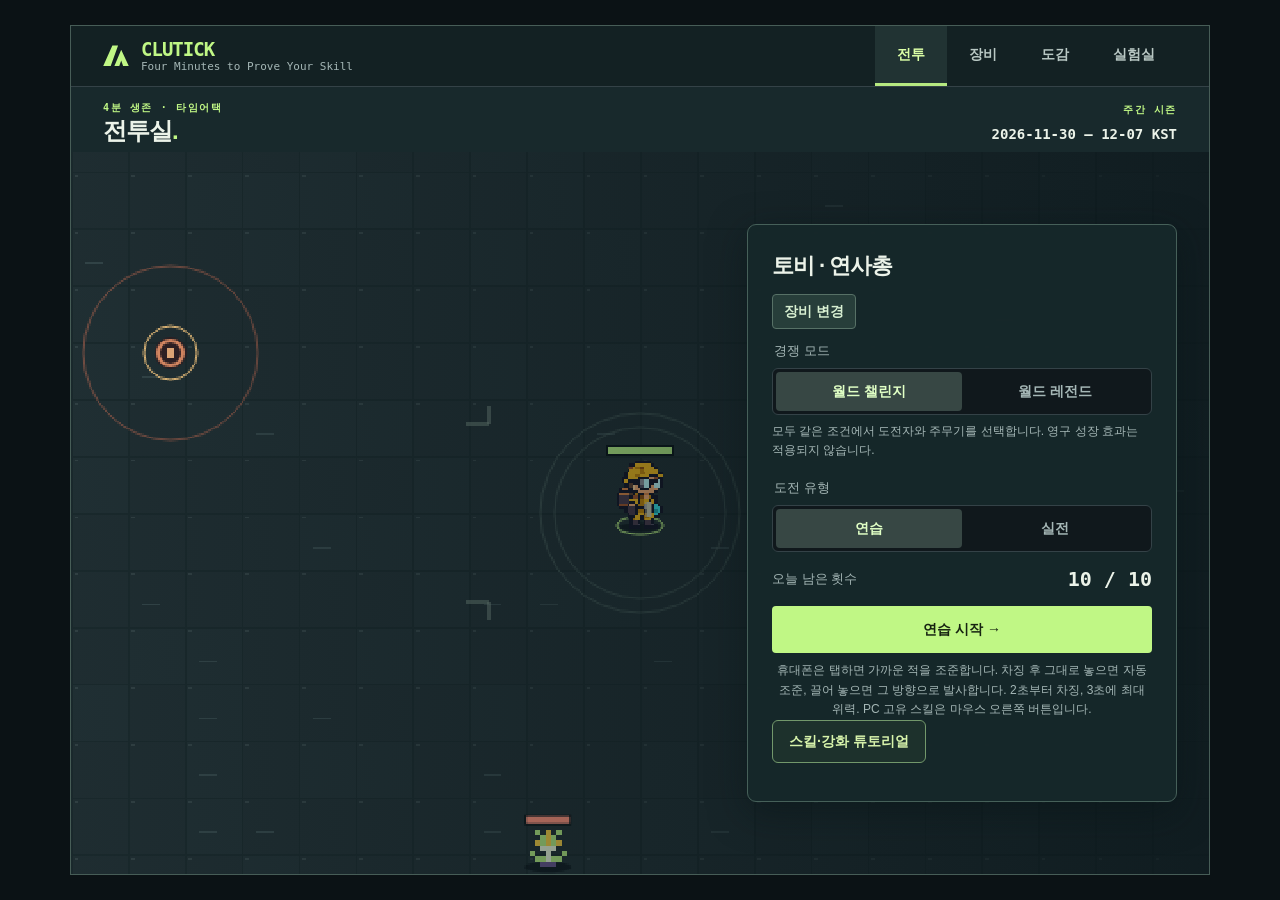
<file: review/index.html>
<!doctype html>
<html lang="ko">
<head>
  <meta charset="UTF-8"><meta name="viewport" content="width=device-width,initial-scale=1,viewport-fit=cover">
  <meta name="theme-color" content="#10161b"><title>CLUTICK · Four Minutes to Prove Your Skill</title>
  <script type="module" crossorigin src="./assets/index-BQdGr4sV.js"></script>
  <link rel="stylesheet" crossorigin href="./assets/index-BeAym1yX.css">
</head>
<body>
  <div id="game-shell" data-screen="battle">
  <header><div class="wrap brandbar">
    <div class="wordmark" lang="en"><i class="mark" aria-hidden="true"></i><div><b>CLUTICK</b><span class="subtitle">Four Minutes to Prove Your Skill</span></div></div>
    <nav class="screen-nav" aria-label="전투실 화면"><button data-screen="battle" aria-pressed="true">전투</button><button data-screen="gear" aria-pressed="false">장비</button><button data-screen="guide" aria-pressed="false">도감</button><button data-screen="labs" aria-pressed="false">실험실</button></nav>
  </div></header>
  <main class="wrap">
    <div class="intro"><div><small>4분 생존 · 타임어택</small><h1>전투실<span>.</span></h1></div><div class="season"><small>주간 시즌</small><strong id="season"></strong></div></div>
    <dialog id="tutorial" aria-labelledby="tutorial-title">
      <div class="tutorial-top"><h2 id="tutorial-title">스킬·강화 튜토리얼</h2><button id="close-tutorial">닫기</button></div>
      <label for="lesson-select">배울 기술</label><select id="lesson-select"></select>
      <video id="lesson-video" controls muted playsinline preload="metadata" aria-label="선택한 기술의 실제 전투 시범"></video>
      <p id="lesson-result"></p><p id="lesson-action"></p>
      <div class="tutorial-actions"><button id="replay-lesson">시범 다시 보기</button><button class="primary" id="practice-lesson">같은 장면 직접 체험</button></div>
      <small>횟수 소모 없이 반복할 수 있습니다.</small>
    </dialog>
    <div class="layout">
      <section class="field panel" aria-label="전장">
        <div class="strip"><strong><i class="dot"></i> 아레나 전장</strong><span id="phase">출격 대기</span></div>
        <div class="hud"><div><small>TIME</small><b id="time">04:00</b></div><div><small>WAVE</small><b id="wave">01</b></div><div><small>SCORE</small><b id="score">0</b></div><div id="combo-window" hidden><small>다음 콤보</small><b id="next-combo"></b><progress id="combo-time" aria-label="연속 처치 남은 시간"></progress></div><div class="health"><small id="hp-label">HP</small><meter id="hp" min="0" max="108" value="108"></meter></div></div>
        <div class="viewport"><div id="canvas"></div><div class="arena-clock"><span id="clock-caption">경기 진행</span><progress id="elapsed" value="0" max="7200" aria-label="4분 경기 경과"></progress><b id="clock-readout">0:00 / 4:00</b></div><div class="arena-radar"><canvas id="minimap" width="132" height="92" aria-label="전장 미니맵"></canvas><span id="zone-gold"></span><span id="zone-erosion"></span><span id="boss-radar" hidden></span><span id="wave-warning" hidden></span><span id="contract-tracker" hidden></span></div><span id="tactic-notice"></span><span id="combat-cues"></span><div class="field-controls"><button id="field-menu" aria-expanded="false" aria-controls="field-drawer">전장 정보</button><div id="level-progress" hidden>
          <span id="level-readout"></span><progress id="xp-progress" aria-label="다음 강화까지 경험치"></progress>
        </div></div><span id="pierce-info" hidden></span><dialog id="overlay" hidden class="overlay" aria-labelledby="dialog-title"></dialog>
        <div class="touchpad"><button id="stick" aria-label="이동 조이스틱"><i></i></button><div class="touch-actions"><button id="dash">대시</button><button id="primary-fire" hidden aria-label="기본 공격, 길게 눌러 차징">공격</button><button id="skill">중력 조준</button></div></div>
        </div><div id="field-drawer"><button id="return-lobby">전투실로 나가기</button><div class="impact-settings"><label><input id="reduced-impact" type="checkbox"> 흔들림·불꽃 줄이기</label><label><input id="impact-audio" type="checkbox" checked> 타격음</label></div><div class="legend"><span><i class="gold"></i><span id="gold-label"></span></span><span><i class="erosion"></i><span id="erosion-label"></span></span><span><i class="mine"></i>지뢰</span><span>◯ 점프 착지점</span><span id="status">전장 미리보기</span></div>
        <div id="readouts" hidden><span>다음 웨이브 <b id="wave-eta"></b></span><span>대시 <b id="dash-eta"></b></span><span><span id="skill-name">중력장</span> <b id="skill-eta"></b></span><span>지뢰 <b id="mine-state"></b></span><span id="trait-info" hidden></span><span id="blade-info" hidden></span><span id="gravity-round-info" hidden></span><span id="shockwave-info" hidden></span><span id="focus-info" hidden></span></div>
        <p class="zone-key">점선은 출현 예고입니다. 채워진 원 안에서 일반 몬스터를 처치하면 구역 배율이 적용됩니다.</p>
        <p id="wave-roster" hidden></p>
        <p id="dodge-award" hidden></p>
        <details class="skill-guide" id="field-skill"><summary>고유 스킬 사용법</summary><dl></dl></details>
        <details class="skill-guide" id="field-weapon"><summary>주무기</summary><dl></dl></details>
        <section id="slot-status" aria-labelledby="slot-count"><h3 id="slot-count"></h3><dl></dl></section><div id="field-upgrades"></div>
        <section id="lab-tools" class="lab-panel" hidden aria-label="실험 기록">
          <div class="lab-actions"><strong id="lab-title"></strong><button id="switch-contract" hidden></button><button id="switch-volley" hidden></button><button id="swap-trait" hidden></button><button id="swap-blade" hidden></button><button id="swap-gravity-round" hidden></button><button id="bomb-trial" hidden></button><button id="erosion-trial" hidden></button><button id="swap-shockwave" hidden></button><button id="swap-weapon" hidden></button><button id="equip-bomb" hidden></button><button id="compare-arc" hidden></button><button id="compare-blast" hidden></button><button id="gravity-blast" hidden></button><button id="boss-mine-trial" hidden></button><button id="compare-credit" hidden>지뢰 점수 비교</button><button id="switch-ending" hidden></button><button id="retry">다시 실험</button><button id="leave">나가기</button></div>
          <p id="skill-history" hidden></p>
          <p id="lab-hint"></p><p id="blast-report" hidden></p><p id="previous-blast" hidden></p>
        </section>
        <section id="recent-kills" class="lab-panel" hidden aria-labelledby="recent-kills-title">
          <h3 id="recent-kills-title">최근 일반 몬스터 처치</h3>
          <ol id="kill-log" aria-labelledby="recent-kills-title"></ol>
          <p>아직 처치 기록이 없습니다.</p>
        </section></div>
      </section>
      <aside>
        <section class="panel settings gear-panel"><h2>도전자와 무기</h2>
          <label class="hero-picker">도전자 <select id="hero"><option value="tobi">토비 · 중력장</option><option value="lu">루 · 잔상 돌파</option><option value="bram">브람 · 방벽 밀치기</option><option value="ria">리아 · 속성탄</option></select></label>
          <div class="skill-notes"><p id="hero-guide"></p></div>
          <label class="hero-picker">주무기 <select id="weapon"><option value="gun">연사총 · 단일 사격</option><option value="spear">관통창 · 직선 관통</option></select></label>
          <label class="hero-picker" id="affinity-picker" hidden>속성탄 <select id="affinity"><option value="frost">냉기 · 둔화</option><option value="fire">화염 · 지속 피해</option><option value="lightning">번개 · 인접 전이</option></select></label>
          <p id="weapon-guide"></p><button class="primary" id="ready-gear">출격 준비로</button>
        </section>
        <section class="panel settings battle-panel"><h2 id="equipped-title">출격 설정</h2><button type="button" id="change-gear">장비 변경</button>
          <fieldset id="modes"><legend>경쟁 모드</legend><div class="seg"><button data-mode="challenge" aria-pressed="true">월드 챌린지</button><button data-mode="legend" aria-pressed="false">월드 레전드</button></div></fieldset>
          <p id="mode-note"></p>
          <fieldset id="kinds"><legend>도전 유형</legend><div class="seg"><button data-kind="practice" aria-pressed="true">연습</button><button data-kind="ranked" aria-pressed="false">실전</button></div></fieldset>
          <div class="remaining"><span>오늘 남은 횟수</span><b id="remaining"></b></div>
          <button id="start" class="primary" disabled>전장 준비 중</button><p class="local">휴대폰은 탭하면 가까운 적을 조준합니다. 차징 후 그대로 놓으면 자동 조준, 끌어 놓으면 그 방향으로 발사합니다. 2초부터 차징, 3초에 최대 위력. PC 고유 스킬은 마우스 오른쪽 버튼입니다.</p>
          <button id="open-tutorial" type="button" disabled>스킬·강화 튜토리얼</button>
        </section>
        <section class="panel lab-entry"><h2>전투 실험실</h2><p>소형 비교 실험에서는 주무기를 자동 발사해 같은 배치를 반복 시험합니다. 도전 횟수는 소모하지 않습니다.</p><button id="impact-practice" disabled>넉백 실습 · 저격 회피와 지뢰 유도</button><button id="enter-manual-comparison" disabled>4분 빌드 비교 · 직접 조작</button><button id="enter-build-comparison" disabled>4분 빌드 비교 · 자동 전투, 강화 직접 선택</button><button id="enter-lab" disabled>점수 실험실 열기</button><button id="impact-mass" disabled>질량 비교 · 위는 소형, 아래는 중갑</button><button id="impact-finale" disabled>남은 31초부터 체험</button><button id="enter-lingering" hidden disabled>잔류 속성 실험</button><button id="enter-counter-barrier" hidden disabled>반격 방벽 실험</button><button id="enter-return" hidden disabled>되돌이 잔상 실험</button><button id="enter-collapse" hidden disabled>중력 붕괴 실험</button><button id="enter-salvage" disabled>폭약 회수 실험</button><button id="enter-counter" disabled>회피 반격 실험</button><button id="enter-life" disabled>처치와 체력 비교 실험</button><button id="enter-split" disabled>끝분열 비교 실험</button><button id="enter-gun" disabled>부채·관통 비교 실험</button><button id="enter-ignition" disabled>점화탄 비교 실험</button><button id="enter-contract-arena" disabled>4분 계약 경기</button><details class="skill-guide blast-entry"><summary>광역 탄두 시험 방법</summary>
            <p>다가오는 적을 중력장으로 모은 뒤 폭발탄을 직접 쏘세요. 첫 레벨업에서 광역 탄두를 고르면 폭발 범위가 넓어집니다.</p>
            <p id="blast-entry-upgrades"></p><button id="enter-blast-contract" disabled>폭발탄으로 계약 경기 시작</button>
          </details><button id="enter-contract" disabled>계약 비교 실험</button><button id="enter-line" disabled>주무기 비교 실험</button><button id="enter-volley" disabled>포탑 회피 실험</button><button id="enter-weakness" hidden disabled>냉기 약점 실험</button><button id="enter-inversion" hidden disabled>반전탄 해제 실험</button><button id="enter-ending" disabled>탈락·완주 장면 비교</button></section>
        <section class="panel guide"><h2>조작 가이드</h2><button id="guide-tutorial">스킬·강화 튜토리얼</button><dl><div><dt>이동</dt><dd>WASD / 방향키</dd></div><div><dt>대시</dt><dd>Space</dd></div><div><dt>기본 공격</dt><dd>왼쪽 버튼 · 길게 눌러 차징</dd></div><div><dt>액티브</dt><dd>오른쪽 버튼으로 조준 후 놓기</dd></div></dl><p>왼쪽 스틱으로 이동하고 오른쪽 조준 버튼을 끌어 놓으면 발동합니다. 조준을 취소하려면 처음 누른 곳으로 되돌려 놓으세요.</p><details class="skill-guide" id="lobby-skill"><summary>고유 스킬 사용법</summary><dl></dl><button id="enter-barrier" hidden disabled>침식 밖으로 밀기 연습 · 횟수 무료</button></details><details class="skill-guide upgrade-guide" id="lobby-upgrades">
            <summary>레벨업 강화 미리보기</summary>
            <label class="upgrade-filter"><input type="checkbox" id="transform-only" aria-controls="lobby-card-list">공격·스킬 변형만 보기</label>
            <p id="upgrade-rule"></p><dl id="lobby-card-list"></dl>
          </details><div class="loadout-notes"><details><summary>무기 8종 사용법</summary><dl id="arsenal"></dl></details></div></section>
      </aside>
    </div>
  </main>
  </div>
</body>
</html>
</file>
<file: review/assets/index-BeAym1yX.css>
:root{color-scheme:dark;--bg:#10161b;--panel:#192126;--edge:#344247;--text:#ecf3e9;--muted:#a5b7b6;--lime:#c0f785;--mono:"IBM Plex Mono",Consolas,monospace;font:15px/1.5 Malgun Gothic,Apple SD Gothic Neo,sans-serif;color:var(--text);background:var(--bg)}*{box-sizing:border-box}body{margin:0;background:radial-gradient(ellipse at 12% 0%,#202d2d 0,transparent 52%),var(--bg);min-height:100vh}.wrap{width:min(1240px,94%);margin:auto}header{border-bottom:1px solid var(--edge);background:#11191ce6}.brandbar,.strip,.legend,.intro,.remaining,.guide dl div{display:flex;align-items:center;justify-content:space-between}.brandbar{height:62px}.wordmark{display:flex;align-items:center;gap:6px;font:700 19px var(--mono);letter-spacing:-1px}.wordmark b,h1 span{color:var(--lime)}.mark{width:26px;height:21px;background:var(--lime);clip-path:polygon(0 100%,36% 0,58% 0,29% 100%,43% 100%,70% 20%,100% 100%,78% 100%,70% 72%,62% 100%);margin-right:6px}small,.version,.strip span{font:600 10px var(--mono);letter-spacing:1.6px;color:var(--muted)}.version b{color:var(--lime)}.intro{padding:28px 0 20px}.intro small,.settings>small,.guide>small{color:var(--lime)}h1,h2,p,dl,dd{margin:0}h1{font-size:clamp(32px,4vw,54px);letter-spacing:-3px;line-height:1.12}.season{text-align:right}.season strong{display:block;font:600 14px var(--mono);margin-top:6px}.layout{display:grid;grid-template-columns:minmax(0,1fr) minmax(250px,29%);gap:18px;align-items:start;padding-bottom:30px}.panel{background:var(--panel);border:1px solid var(--edge);border-radius:9px;overflow:hidden}.strip,.legend{padding:11px 17px;gap:9px}.strip strong{font-size:14px}.strip span{font-family:inherit;letter-spacing:0;color:var(--lime)}.dot{display:inline-block;width:7px;height:7px;background:var(--lime);margin-right:5px;border-radius:50%}.hud{display:grid;grid-template-columns:1fr 1fr 1.2fr 1.1fr;gap:12px;background:#11191c;border-block:1px solid var(--edge);padding:9px 17px}.hud small,.hud b{display:block}.hud b{font:700 clamp(15px,2vw,24px) var(--mono)}.hud #score{color:var(--lime)}.health{align-self:center}meter{width:100%;height:12px;accent-color:var(--lime)}meter::-webkit-meter-optimum-value{background:var(--lime)}.viewport{position:relative;background:#111b20;aspect-ratio:640/448}#canvas,#canvas canvas{width:100%!important;height:100%!important;display:block;touch-action:none;image-rendering:pixelated}canvas{cursor:crosshair}.legend{justify-content:flex-start;flex-wrap:wrap;font-size:12px;color:var(--muted)}.legend span{display:flex;align-items:center;gap:5px}.legend i{width:9px;height:9px;border:1px solid}.legend .gold{color:#f5ca65;border-radius:50%}.legend .erosion{color:#be95ea;transform:rotate(45deg)}.legend .mine{color:#ff886d;background:#65342d}.legend #status{margin-left:auto;color:var(--text)}aside{display:grid;gap:14px}.settings,.guide{padding:clamp(15px,1.8vw,24px)}h2{margin:3px 0 16px;font-size:23px;letter-spacing:-1px}fieldset{margin:0;border:0;padding:0}legend,.remaining span,.guide dt{font-size:13px;color:var(--muted)}legend{margin-bottom:7px}.seg{display:flex;padding:3px;border:1px solid var(--edge);border-radius:6px;background:#10181c}.seg button{flex:1;border:0;background:transparent;padding:9px 2px;color:var(--muted)}button{font:inherit;font-size:14px;font-weight:700;color:var(--text);border-radius:4px;cursor:pointer}button:focus-visible{outline:2px solid #fff;outline-offset:2px}.seg [aria-pressed=true]{background:#374744;color:#e0ffc5}button:disabled{cursor:default}.settings p,.guide p{color:var(--muted);font-size:12px;line-height:1.65}.settings #mode-note{margin:7px 0 17px}.remaining{margin:15px 0}.remaining b{font:700 20px var(--mono)}.primary{width:100%;border:0;background:var(--lime);color:#162311;padding:13px}.primary:disabled{background:#415047;color:#c6d2be}.local{text-align:center;margin-top:8px}.guide dl div{padding:4px 0}.guide dd{font-size:12px}.guide p{border-top:1px solid var(--edge);padding-top:10px;margin-top:10px}.overlay{position:absolute;top:0;right:0;bottom:0;left:0;background:#0a1118e8;display:flex;flex-direction:column;align-items:center;justify-content:center;padding:12px;gap:7px;text-align:center;overflow:auto}.overlay h2{margin:0}.overlay p{font-size:13px;color:var(--muted)}.overlay button{background:#293a39;border:1px solid #536c62;padding:8px 13px}.overlay strong{font:700 26px var(--mono);color:var(--lime)}.cards{display:flex;gap:6px;flex-wrap:wrap;justify-content:center}.cards small{display:block;letter-spacing:0;color:var(--lime);margin-top:3px}.overlay[hidden],.touchpad{display:none}@media(pointer:coarse),(max-width:740px){.touchpad{display:flex;align-items:center;justify-content:space-between;background:#111a1e;padding:7px 16px;touch-action:none}.touchpad button{-webkit-user-select:none;user-select:none;touch-action:none;background:#293834;border:1px solid #57715c;min-height:46px;padding:8px 12px}.touchpad #stick{width:58px;height:58px;position:relative;border-radius:50%;background:radial-gradient(circle,#37453f 0,#37453f 31%,#1c292a 32%)}#stick i{position:absolute;left:calc(50% - 9px);top:calc(50% - 9px);width:18px;height:18px;border-radius:50%;background:#9ab68f;pointer-events:none}.touch-actions{display:flex;gap:8px}.touchpad #skill{background:#364c36}.touchpad button:disabled{opacity:.45}}@media(max-width:820px){.layout{grid-template-columns:minmax(0,1fr) 245px;gap:10px}.wrap{width:96%}.intro{padding:16px 0}.settings,.guide{padding:13px}}@media(max-width:700px){.brandbar{height:44px}.layout{grid-template-columns:1fr}.intro{padding:12px 0}.season strong{font-size:11px}.strip,.legend,.hud{padding:6px 10px}.guide{margin-bottom:14px}.intro h1{font-size:30px}.hud{gap:4px}.wrap{width:96%}.touchpad{padding:4px 12px}.legend{gap:7px;font-size:10px}body.in-match .intro,body.in-match aside{display:none}body.in-match .layout{padding-top:5px}.cards button{font-size:12px}}@media(pointer:coarse)and (orientation:landscape)and (max-height:540px){body.in-match header,body.in-match .intro,body.in-match aside{display:none}body.in-match .layout{display:block;width:min(100%,calc((100dvh - 79px)*1.43));margin:auto}body.in-match .touchpad{position:fixed;left:0;right:0;bottom:3px;background:transparent;pointer-events:none}body.in-match .touchpad button{pointer-events:auto}}.guide p+p{border:0;margin-top:4px;padding-top:0}#readouts:not([hidden]){display:flex;gap:16px;padding:8px 16px;border-top:1px solid #344247;color:#a5b7b6;font-size:12px}#readouts b{color:#dcebcf}#pierce-info{position:absolute;top:6px;left:8px;pointer-events:none;background:#11282d;color:#a3f2ec;border-left:2px solid #80e4e4;padding:3px 7px;font-size:12px;font-weight:700}.wordmark .subtitle{display:block;font:500 11px/1.3 var(--mono);letter-spacing:0;color:var(--muted)}.lab-entry,.lab-panel{padding:14px 16px}.lab-entry h2{font-size:19px;margin-bottom:6px}.lab-entry p,.lab-panel p,.lab-panel ol{font-size:13px;color:var(--muted)}.lab-entry button,.lab-actions button{background:#293a39;border:1px solid #597566;padding:8px 12px;min-height:44px}.lab-entry button{margin-top:10px;width:100%}body.in-match.review-ending .touchpad{display:none}.hero-picker{display:flex;align-items:center;gap:12px;margin-bottom:14px;color:var(--muted);font-size:13px}.hero-picker select{background:#172622;border:1px solid #597566;border-radius:4px;color:var(--text);font:inherit;padding:8px}.hero-picker[hidden]{display:none}#readouts{flex-wrap:wrap}@media(max-width:700px){#readouts:not([hidden]):has(#focus-info:not([hidden])){display:grid;grid-template-columns:1fr 1fr;gap:3px 12px}}#focus-info,#skill-history{color:#a9dcff}.lab-panel{order:3;border-top:1px solid var(--edge)}.lab-actions{display:flex;align-items:center;gap:6px;flex-wrap:wrap;margin-bottom:7px}.lab-actions strong{color:var(--lime);margin-right:auto}.lab-actions button,.lab-entry button{touch-action:manipulation}.blast-entry{margin:6px 0 4px;padding:6px 10px;border-left:3px solid var(--edge)}.blast-entry summary{padding:6px 0}.blast-entry p{margin:6px 0;line-height:1.55}.lab-panel ol{margin:4px 0 0;padding-left:20px;font-variant-numeric:tabular-nums}#recent-kills h3{margin:0 0 4px;font-size:15px}#kill-log:empty,#kill-log:not(:empty)+p{display:none}#kill-log summary{cursor:pointer;padding:6px 0;min-height:32px}#kill-log details p{margin:2px 0 4px;padding-left:10px;border-left:2px solid var(--edge);line-height:1.5}#blast-report,#previous-blast{word-break:keep-all;font-variant-numeric:tabular-nums;padding-left:8px;border-left:2px solid var(--edge);margin-top:5px}#blast-report{border-color:var(--lime);color:var(--text)}.mine-credit{display:block;margin:2px 0 7px;color:var(--text)}.mine-credit.earned{color:var(--lime)}.overlay:has(.mine-result){justify-content:safe center;gap:4px}.mine-result{width:min(100%,310px);border-block:1px solid var(--edge);padding:5px 0;font-variant-numeric:tabular-nums;text-align:left}.mine-result h3{display:flex;justify-content:space-between;margin:0 0 3px;font-size:14px}.mine-result h3 span{color:var(--lime)}.mine-result dl{display:grid;grid-template-columns:1fr 1fr;gap:8px}.mine-result dt{font-size:12px;color:var(--muted)}.mine-result dd{font-size:13px}.result-actions{display:flex;justify-content:center;gap:6px}.overlay:has(.contract-result){justify-content:safe center;gap:3px}.contract-result h3{font-size:14px;margin:2px 0}.overlay :is(#arc-result,#bomb-result) h3{font-size:14px;margin:0}.overlay:has(#arc-result,#bomb-result){justify-content:safe center;gap:3px}.loadout-notes{margin:12px 0 16px;padding:12px;border-left:3px solid #8bc89b;background:#111d21;border-radius:4px;font-size:13px}.loadout-notes p+p,.loadout-notes details{margin-top:8px}.loadout-notes summary{cursor:pointer;color:#c0f785;font-weight:700}.loadout-notes dt{margin-top:9px;font-weight:700;color:#d3edbc}.loadout-notes dd{margin:2px 0 4px;color:#c6d5d2}#combat-cues,.arena-clock,.arena-radar,#field-menu,#return-lobby{display:none}body.in-match{overflow:hidden}body.in-match .field.panel{position:fixed;top:0;right:0;bottom:0;left:0;z-index:10;width:100%;height:100dvh;display:block;border:0;border-radius:0;background:#16272b}body.in-match .field>.viewport{position:absolute;top:0;right:0;bottom:0;left:0;width:100%;height:100%;aspect-ratio:auto}body.in-match .field>.strip{display:none}body.in-match .field>.hud{position:absolute;z-index:2;top:calc(env(safe-area-inset-top) + 44px);left:max(12px,env(safe-area-inset-left));display:flex;gap:12px;pointer-events:none;border:1px solid #57716c;border-radius:6px;background:#102021e8;padding:4px 9px}body.in-match .hud>div:first-child,body.in-match .hud>.health{display:none}body.in-match .hud b{font-size:16px}.hud small{letter-spacing:1px}body.in-match .arena-clock{position:absolute;top:max(7px,env(safe-area-inset-top));left:max(10px,env(safe-area-inset-left));right:max(10px,env(safe-area-inset-right));display:flex;pointer-events:none;align-items:center;gap:9px;padding:5px 10px;background:#0c191ce8;border-radius:5px;font:700 12px var(--mono);color:#dbf0da}.arena-clock progress{flex:1;min-width:10px;height:10px;-webkit-appearance:none;-moz-appearance:none;appearance:none;accent-color:#b6f580}.arena-clock progress::-webkit-progress-bar{background:#334744;border-radius:5px}.arena-clock progress::-webkit-progress-value{background:#b6f580;border-radius:5px}body.in-match .arena-radar{display:grid;position:absolute;top:calc(env(safe-area-inset-top) + 46px);right:max(10px,env(safe-area-inset-right));gap:1px;pointer-events:none;background:#102024e8;padding:4px;border:1px solid #57716c;border-radius:5px;font:600 11px/1.4 var(--mono)}.arena-radar canvas{width:clamp(82px,11vw,132px);height:auto;cursor:default}#zone-gold{color:#ffdf85}#zone-erosion{color:#e4c7ff}#wave-warning{color:#8bdff2}#boss-radar{color:#eda3ff}#contract-tracker{color:#d4f5bd;border-top:1px solid #57716c;padding-top:2px}.upgrade-cards button>span{display:block;color:#c6dccb;font-size:11px;margin:5px 0}#slot-status{font-size:13px;color:#c6dccb;margin:8px}#slot-count{margin:0;font-size:14px}#slot-status dl>div{padding:6px 0;border-bottom:1px solid var(--edge)}#slot-status dt{font-weight:700}#slot-status dd{margin-inline-start:22px;line-height:1.5}body:not(.in-match) #slot-status{display:none}.field-controls{display:none}body.in-match .field-controls{display:flex;align-items:center;gap:6px;position:absolute;top:calc(env(safe-area-inset-top) + 98px);left:max(12px,env(safe-area-inset-left));pointer-events:none}body.in-match #field-menu{display:block;pointer-events:auto;height:40px;background:#14262bec;color:#dbf0da;border:1px solid #587169;padding:4px 10px}#level-progress:not([hidden]){position:relative;background:#102024e8;color:#ddf5ff;border-radius:5px;padding:4px 7px 11px;font:600 12px/1.3 var(--mono);white-space:nowrap}#xp-progress{position:absolute;left:7px;bottom:4px;width:calc(100% - 14px);height:4px;-webkit-appearance:none;-moz-appearance:none;appearance:none;accent-color:#80ccf3}#xp-progress::-webkit-progress-bar{background:#35454b;border-radius:3px}#xp-progress::-webkit-progress-value{background:#80ccf3;border-radius:3px}@media(orientation:landscape)and (max-height:420px){body.in-match #level-progress:not([hidden]){position:fixed;left:50%;top:calc(env(safe-area-inset-top) + 46px);transform:translate(-50%)}}@media(max-width:420px)and (orientation:portrait){body.in-match .field-controls{flex-direction:column;align-items:flex-start;gap:3px}body.in-match.drawer-open .viewport:has(#level-progress:not([hidden]))+#field-drawer{top:calc(env(safe-area-inset-top) + 180px)}}body.in-match .viewport>.touchpad{--stick-size:156px;--space: calc((100% - 290px)/2) ;position:absolute;left:max(env(safe-area-inset-left),clamp(12px,var(--space),min(7vw,80px)));right:max(env(safe-area-inset-right),clamp(12px,var(--space),min(12vw,96px)));bottom:max(calc(env(safe-area-inset-bottom) + 12px),clamp(32px,7dvh,64px));height:var(--stick-size);min-height:0;border:0;padding:0;background:none;pointer-events:none;align-items:center;justify-content:space-between}body.in-match .viewport>.touchpad button{pointer-events:auto;opacity:.84;touch-action:none}body.in-match .viewport>.touchpad #stick{flex:0 0 var(--stick-size);width:var(--stick-size);height:var(--stick-size);background:radial-gradient(circle,#77928550 0,#77928550 35%,#1c292a60 36%);border:2px solid #849d8db3}body.in-match #stick i{width:36px;height:36px;left:calc(50% - 18px);top:calc(50% - 18px)}body.in-match .touch-actions{position:relative;flex:0 0 132px;height:142px}body.in-match .touch-actions button{position:absolute;border-radius:50%;padding:2px;font-size:13px;line-height:1.15}body.in-match #dash{left:0;bottom:0;width:60px;height:60px}body.in-match #skill{right:0;top:0;width:72px;height:72px}body.in-match #primary-fire{right:0;bottom:0;width:64px;height:64px;background:#443827;border:2px solid #efc672;color:#fff1cb}body.in-match #combat-cues{display:block;position:absolute;left:50%;bottom:max(10px,env(safe-area-inset-bottom));transform:translate(-50%);border-radius:5px;padding:4px 9px;background:#102024d9;color:#ddedda;font-size:12px;white-space:nowrap;pointer-events:none}body.in-match #field-drawer{display:none}body.in-match.drawer-open #field-drawer{display:block;position:absolute;z-index:4;top:calc(env(safe-area-inset-top) + 144px);bottom:max(10px,env(safe-area-inset-bottom));left:max(10px,env(safe-area-inset-left));width:min(420px,calc(100% - 20px));overflow:auto;border-radius:8px;background:#142126f7;border:1px solid #52696a;padding:8px}body.in-match #return-lobby{display:block;background:#223438;border:1px solid #647577;padding:8px;margin:4px}body.in-match .overlay{z-index:5;padding:16px}dialog.overlay{position:fixed;margin:0;width:100%;height:100%;max-width:none;max-height:none;border:0;color:inherit}dialog.overlay::backdrop{background:transparent}body.in-match .field:has(.overlay:not([hidden]))>.hud{visibility:hidden}body:not(.in-match) .viewport>.touchpad{display:none}.blast-summary{width:min(100%,360px);word-break:keep-all;border-block:1px solid var(--edge);padding:4px 0}.blast-summary h3{font-size:14px;margin:0 0 2px}.overlay:has(.blast-summary){justify-content:safe center;gap:3px}.result-actions button{min-height:44px}.overlay>button{min-height:44px}.upgrade-cards small{white-space:pre-line;font-size:13px}.upgrade-symbol{display:inline-block;width:26px;height:26px;flex:none;vertical-align:middle;pointer-events:none}#field-drawer .zone-key{margin:6px 10px;font-size:13px;color:var(--muted)}.upgrade-cards b,#lobby-upgrades dt{display:inline-flex;align-items:center;gap:7px}#lobby-upgrades .upgrade-symbol{width:20px;height:20px}.overlay:has(.upgrade-cards){justify-content:safe center}.overlay .trait-choice-summary{margin:0;max-width:100%;color:#dfebdb;line-height:1.45}.trait-choice-summary small{display:block;font-size:inherit;color:var(--muted)}.equipped-trait{display:inline-flex;align-items:center;gap:4px;vertical-align:middle;white-space:nowrap}.equipped-trait .upgrade-symbol{width:18px;height:18px}.upgrade-history{width:min(100%,340px);text-align:left;font-size:14px}.upgrade-history summary{padding:10px 4px;color:var(--lime);cursor:pointer}.damage-result{width:min(100%,340px);font-size:14px;text-align:left;font-variant-numeric:tabular-nums}.damage-result summary{padding:8px 4px;color:var(--lime);cursor:pointer}.overlay .damage-result p{margin:3px 4px}.upgrade-history ol{margin:0;padding:0 12px 8px;list-style:none;line-height:1.5}.upgrade-history .upgrade-symbol{width:20px;height:20px;margin-inline-end:6px}.upgrade-history li{padding-block:2px}.build-history{width:min(100%,430px)}.build-history table{border-collapse:collapse;width:100%;table-layout:fixed;font-variant-numeric:tabular-nums}.build-history th,.build-history td{padding:6px 3px;border-bottom:1px solid var(--edge);text-align:start;vertical-align:top;word-break:keep-all}.build-history th:first-child{width:18%}.build-history small{display:block;color:var(--muted)}.build-history th small{color:var(--lime)}.overlay:has(.upgrade-history){justify-content:safe center}@media(max-width:600px)and (orientation:portrait){.upgrade-cards{display:grid;width:min(100%,340px);gap:8px}.overlay .upgrade-cards button{display:grid;grid-template-columns:auto 1fr;align-items:center;gap:2px 8px;min-height:52px;padding:8px 14px;font-size:15px;text-align:left}.upgrade-cards button>span{margin:0;text-align:right}.upgrade-cards small{grid-column:1/-1;margin:0;text-align:left;line-height:1.45}}.zone-result{width:min(100%,310px);text-align:left;border-block:1px solid var(--edge);padding:4px 0;font-variant-numeric:tabular-nums}.zone-result h3{margin:0 0 3px;font-size:14px}.trait-result{width:min(100%,340px);text-align:left;padding:4px 0;font-variant-numeric:tabular-nums}.trait-result h3{margin:0 0 3px;font-size:14px}.trait-result dl div{display:flex;flex-wrap:wrap;justify-content:space-between;gap:0 8px;font-size:13px;line-height:1.5}.trait-result dd{color:#c9d8d4}@media(pointer:coarse)and (orientation:landscape)and (max-height:540px){body.in-match .overlay:is(:has(.upgrade-cards),:has(.trait-result)){padding:max(6px,env(safe-area-inset-top)) max(10px,env(safe-area-inset-right)) max(8px,env(safe-area-inset-bottom)) max(10px,env(safe-area-inset-left));gap:4px;overscroll-behavior:contain}.overlay:has(.upgrade-cards)>h2{font-size:19px;line-height:1.25}.upgrade-cards{display:grid;width:min(100%,900px);grid-template-columns:repeat(3,minmax(0,1fr));gap:6px}.overlay .upgrade-cards button{display:flex;flex-direction:column;align-items:flex-start;min-width:0;min-height:44px;padding:6px 8px;text-align:left;font-size:14px;overflow-wrap:anywhere}.upgrade-cards button>span{margin:3px 0;line-height:1.3}.upgrade-cards small{line-height:1.4}.result-actions{flex-wrap:wrap}}.zone-result dl div{display:flex;justify-content:space-between;gap:8px;font-size:13px}@media(max-width:700px){.overlay:has(.mine-result){gap:2px;padding:6px}.overlay:has(.mine-result)>small{display:none}.overlay:has(.mine-result)>h2{font-size:20px;line-height:1.2}.overlay:has(.mine-result)>strong{font-size:24px;line-height:1.15}.mine-result{line-height:1.35}}@media(max-width:700px){body:not(.in-match) .lab-entry{grid-row:2}}@media(max-width:700px){body:not(.in-match) aside{display:contents}body:not(.in-match) .settings{grid-row:1}body:not(.in-match) .touchpad{display:none}}.skill-notes,#field-skill,#field-weapon{padding:12px 14px;margin:8px 0 14px;background:#142326;border-left:3px solid #8bc89b;border-radius:4px}.settings #hero-guide{color:#e2ebe2;font-size:14px;line-height:1.6;margin:0 0 8px}.skill-guide{font-size:14px;line-height:1.6;word-break:keep-all;overflow-wrap:anywhere}.skill-guide summary{cursor:pointer;color:#c0f785;font-weight:700}.skill-guide dt{font-weight:700;color:#dcefcf;margin-top:10px}.skill-guide dd{margin:2px 0;color:#c9d8d4}.upgrade-guide{margin:8px 0 16px}.upgrade-guide .upgrade-filter{display:inline-flex;align-items:center;gap:8px;min-height:44px;margin:0;cursor:pointer}.upgrade-filter input{width:18px;height:18px;margin:0;accent-color:var(--lime)}.upgrade-guide p{margin-top:8px}.upgrade-guide dd{white-space:pre-line}#enter-barrier{margin-top:10px;padding:8px 12px;min-height:44px;color:#dcefcf;background:#293a39;border:1px solid #597566}#combo-window{position:relative;align-self:start;color:#ffd595}#combo-window small{font-family:inherit;letter-spacing:0}#combo-time{display:block;width:3em;height:3px;-webkit-appearance:none;-moz-appearance:none;appearance:none;border:0;background:#354444}#combo-time::-webkit-progress-bar{background:#354444}#combo-time::-webkit-progress-value{background:#ffc979}#combo-time::-moz-progress-bar{background:#ffc979}#field-skill,#field-weapon{display:none}body.drawer-open :is(#field-skill,#field-weapon){display:block}#field-weapon dd{white-space:pre-line}#open-tutorial{margin:0 0 14px;padding:10px 16px;color:#d7f3ab;border:1px solid #72986b;background:#1d312c;border-radius:6px}#tutorial{width:min(560px,94vw);max-height:92dvh;overflow:auto;box-sizing:border-box;border:1px solid #66867c;border-radius:12px;background:#132427;color:#ecf3e6;padding:clamp(14px,3vw,24px)}#tutorial::backdrop{background:#091315df}.tutorial-top,.tutorial-actions{display:flex;align-items:center;justify-content:space-between;gap:10px}.tutorial-top h2{margin:0;font-size:1.2rem}#tutorial label,#tutorial small{display:block;color:#b8ccc2;margin-top:12px}#lesson-select{width:100%;margin:5px 0 10px;padding:8px;background:#213738;color:#f0f5ea}#lesson-video{display:block;width:100%;aspect-ratio:2;background:#0c181c;border-radius:6px}#tutorial p{font-size:14px;line-height:1.5;margin:10px 0}.tutorial-actions button{min-height:42px;padding:7px 12px}.tutorial-actions .primary{width:auto;flex:1;margin:0}#back-to-tutorial{pointer-events:auto;padding:5px 8px;background:#172b2c;color:#d6e9cd}.impact-settings{display:flex;flex-wrap:wrap;gap:12px;padding:8px 10px;font-size:13px}.final-stretch .arena-clock{box-shadow:inset 0 -2px #ffc070}.final-stretch #clock-caption,.final-stretch #clock-readout{color:#ffcc84}#tactic-notice{display:none}body.in-match #tactic-notice:not(:empty){display:block;position:absolute;top:24%;left:50%;transform:translate(-50%);color:#ffe0a4;background:#192126ee;padding:4px 10px;border:1px solid #bd985d;pointer-events:none;font-weight:700;font-size:13px;white-space:nowrap}body.in-match .touch-actions :is(#dash,#primary-fire):after{content:"";position:absolute;top:-6px;right:-6px;bottom:-6px;left:-6px;pointer-events:none;border-radius:50%;background:conic-gradient(var(--ring-color,#99eee5) 0deg var(--stock-angle,360deg),#405155 var(--stock-angle,360deg) 360deg);-webkit-mask-image:radial-gradient(farthest-side,transparent calc(100% - 3px),#000 calc(100% - 2.5px)),repeating-conic-gradient(transparent 0deg 3deg,#000 3deg 117deg,transparent 117deg 120deg);mask-image:radial-gradient(farthest-side,transparent calc(100% - 3px),#000 calc(100% - 2.5px)),repeating-conic-gradient(transparent 0deg 3deg,#000 3deg 117deg,transparent 117deg 120deg);-webkit-mask-composite:source-in;mask-composite:intersect}#primary-fire{--ring-color:#ffce79}html,body{width:100%;height:100%;min-height:0;overflow:hidden}body{display:grid;place-items:center;background:#0b1215}#game-shell{position:relative;isolation:isolate;transform:translateZ(0);display:flex;flex-direction:column;width:min(1140px,100%);height:min(850px,100dvh);overflow:hidden;border:1px solid #475d57;background:#142326}#game-shell header{position:relative;z-index:1;background:#132123}#game-shell .brandbar{width:100%;height:60px;padding:0 clamp(10px,3vw,32px);gap:10px}.screen-nav{display:flex;align-self:stretch}.screen-nav button{border:0;border-radius:0;background:transparent;padding:0 clamp(9px,2vw,22px);border-bottom:3px solid transparent;color:#b9c8c4}.screen-nav [aria-pressed=true]{color:#dbffa6;border-color:#b6e980;background:#213333}#game-shell main{display:flex;flex-direction:column;width:100%;flex:1;min-height:0}#game-shell .intro{padding:8px clamp(14px,3vw,32px);background:#18292c}#game-shell .intro h1{font-size:24px;letter-spacing:-1px}#game-shell .layout{position:relative;display:block;width:100%;flex:1;min-height:0;padding:0;margin:0}body:not(.in-match) #game-shell .field{position:absolute;top:0;right:0;bottom:0;left:0;border:0;border-radius:0}body:not(.in-match) #game-shell .field>.viewport{width:100%;height:100%;aspect-ratio:auto}body:not(.in-match) #game-shell :is(.field>.strip,.field>.hud,#field-drawer){display:none}body:not(.in-match) #game-shell aside{position:absolute;top:0;right:0;bottom:0;left:0;display:grid;justify-items:end;align-items:center;gap:0;padding:clamp(10px,3vw,32px);background:linear-gradient(90deg,#12232818,#0b171bbf);overflow:hidden}#game-shell aside>.panel{display:none;width:min(100%,430px);max-height:100%;overflow:auto;overscroll-behavior:contain;margin:0;grid-area:1/1;padding:clamp(14px,2vw,24px);background:#162729fa;border-color:#466059;box-shadow:0 10px 36px #08141580}#game-shell[data-screen=battle] .battle-panel,#game-shell[data-screen=gear] .gear-panel,#game-shell[data-screen=labs] .lab-entry,#game-shell[data-screen=guide] aside>.guide{display:block}#game-shell aside h2{margin:0 0 12px;font-size:22px}#game-shell #change-gear,.guide>button{color:#d7efd1;background:#273e3a;border:1px solid #577166;padding:6px 11px;margin:0 0 12px}#game-shell .lab-pages{display:flex;gap:14px;align-items:center;justify-content:center;margin-top:14px}#game-shell .lab-pages button{width:auto;margin:0;min-height:36px}#game-shell .lab-pages button:disabled{opacity:.45}#game-shell .lab-pages span{font:13px var(--mono)}#game-shell .off-page{display:none}body.in-match #game-shell :is(header,.intro,aside){display:none}body.in-match #game-shell .field.panel{position:absolute;top:0;right:0;bottom:0;left:0;height:100%;width:100%}dialog.overlay{width:min(1140px,100vw);height:min(850px,100dvh);margin:auto}.overlay .upgrade-cards{display:grid;width:min(940px,100%);grid-template-columns:repeat(3,minmax(0,1fr));grid-auto-rows:1fr;gap:10px}.overlay .upgrade-cards button{display:grid;position:relative;align-content:center;align-items:start;grid-template-columns:minmax(0,1fr);gap:2px;min-height:96px;padding:12px 10px 12px 58px;border:1px solid #506b62;border-radius:5px;color:#f3fae8;background:#203331;text-align:left}.overlay .upgrade-cards button:is(:hover,:focus-visible){background:#30473e;border-color:#c0f785}.overlay .upgrade-cards .upgrade-symbol{position:absolute;top:50%;left:12px;width:34px;height:34px;transform:translateY(-50%)}.overlay .upgrade-cards span{margin:0;text-align:left;color:#b4c6bd;font-size:11px}.overlay .upgrade-cards small{margin:0;color:#e0edd6;font-size:13px;font-family:inherit;line-height:1.4;white-space:normal;word-break:keep-all}.card-details{width:min(430px,100%);text-align:left;font-size:13px}.card-details summary{cursor:pointer;padding:6px 0;color:#c0f785}.card-details p{white-space:pre-line;margin:4px 0 8px}@media(max-width:650px){#game-shell .brandbar{height:49px}#game-shell .subtitle{display:none}#game-shell .mark{margin:0}#game-shell .intro{padding-block:5px}body:not(.in-match) #game-shell aside{justify-items:center;align-items:center;padding:10px}.overlay .upgrade-cards{grid-template-columns:1fr;width:min(390px,100%);gap:7px}.overlay .upgrade-cards button{min-height:78px;padding-left:64px}}@media(max-height:520px){#game-shell .intro{display:none}#game-shell .brandbar{height:40px}#game-shell aside>.panel{padding:10px 14px}#game-shell .battle-panel{width:min(100%,720px)}#game-shell[data-screen=battle] .battle-panel{display:grid;grid-template-columns:1fr 1fr;align-items:center;gap:5px 14px}#game-shell .battle-panel :is(p,button,fieldset,h2,.remaining){margin:0}}
</file>
